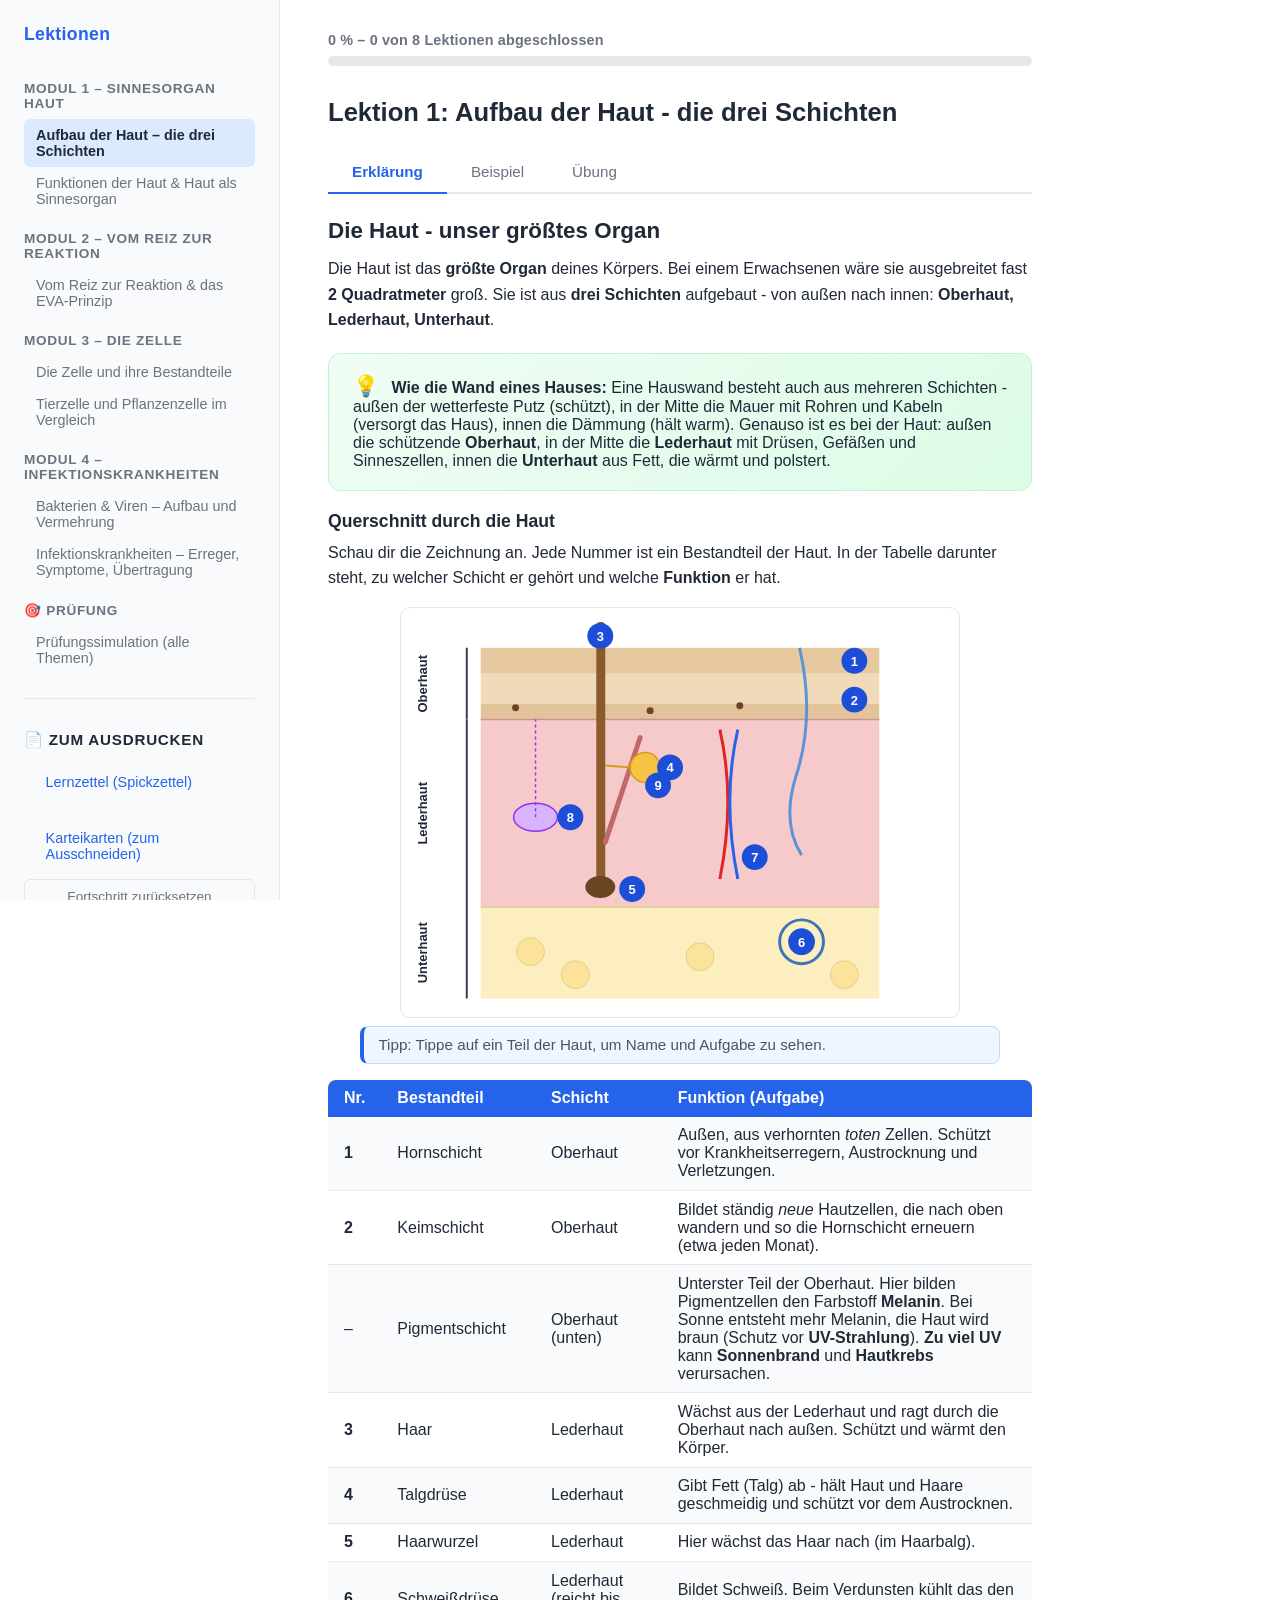
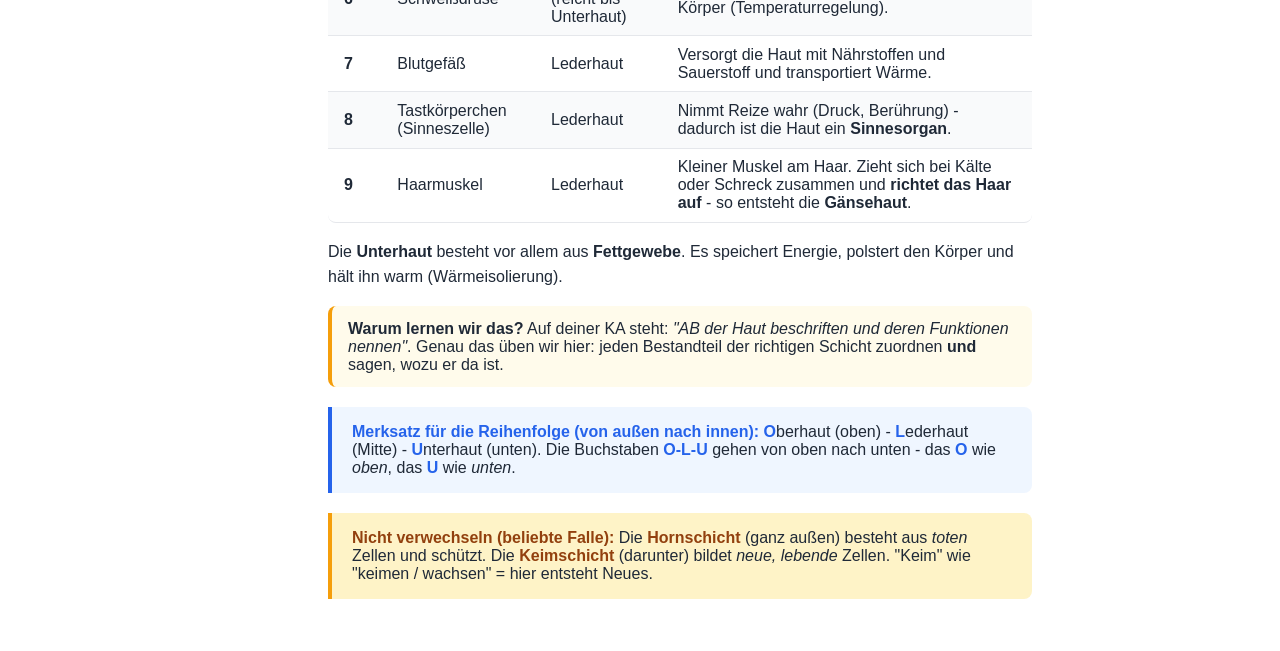
<file: index.html>
<!DOCTYPE html>
<html lang="de">
<head>
  <meta charset="UTF-8">
  <meta name="viewport" content="width=device-width, initial-scale=1.0">
  <title>Biologie – KA 2 (Haut, Reiz &amp; Reaktion, Zelle, Infektionskrankheiten)</title>
  <meta name="description" content="Lernprogramm für die Biologie-Klassenarbeit KA 2 (Klasse 8): Sinnesorgan Haut, Vom Reiz zur Reaktion, die Zelle, Infektionskrankheiten.">
  <link rel="stylesheet" href="css/style.css?v=4">
</head>
<body>
  <button class="menu-toggle" id="menu-toggle">&#9776;</button>
  <aside id="sidebar">
    <h2>Lektionen</h2>
    <div id="module-haut">
      <h3>Modul 1 – Sinnesorgan Haut</h3>
      <ul id="lesson-list-haut"></ul>
    </div>
    <div id="module-reiz">
      <h3>Modul 2 – Vom Reiz zur Reaktion</h3>
      <ul id="lesson-list-reiz"></ul>
    </div>
    <div id="module-zelle">
      <h3>Modul 3 – Die Zelle</h3>
      <ul id="lesson-list-zelle"></ul>
    </div>
    <div id="module-infektion">
      <h3>Modul 4 – Infektionskrankheiten</h3>
      <ul id="lesson-list-infektion"></ul>
    </div>
    <div id="module-pruefung">
      <h3>🎯 Prüfung</h3>
      <ul id="lesson-list-pruefung"></ul>
    </div>
    <div id="pdf-paket">
      <h3>📄 Zum Ausdrucken</h3>
      <ul class="pdf-links">
        <li><a href="pdf/lernzettel.html" target="_blank" rel="noopener">Lernzettel (Spickzettel)</a></li>
        <li><a href="pdf/karteikarten.html" target="_blank" rel="noopener">Karteikarten (zum Ausschneiden)</a></li>
      </ul>
    </div>
    <button id="reset-progress">Fortschritt zurücksetzen</button>
  </aside>
  <main id="content">
    <div id="progress-section">
      <div id="progress-label">0 % – 0 von 0 Lektionen abgeschlossen</div>
      <div id="progress-bar-container">
        <div id="progress-bar"></div>
      </div>
    </div>
    <div id="review-due"></div>
    <div id="lesson-container"></div>
  </main>
  <script src="js/progress.js?v=4"></script>
  <script src="js/exercises.js?v=4"></script>
  <script src="js/renderer.js?v=4"></script>
  <script src="js/interactive.js?v=4"></script>
  <script src="js/lessons-haut.js?v=4"></script>
  <script src="js/lessons-reiz.js?v=4"></script>
  <script src="js/lessons-zelle.js?v=4"></script>
  <script src="js/lessons-infektion.js?v=4"></script>
  <script src="js/lessons-pruefung.js?v=4"></script>
  <script src="js/app.js?v=4"></script>
</body>
</html>
</file>
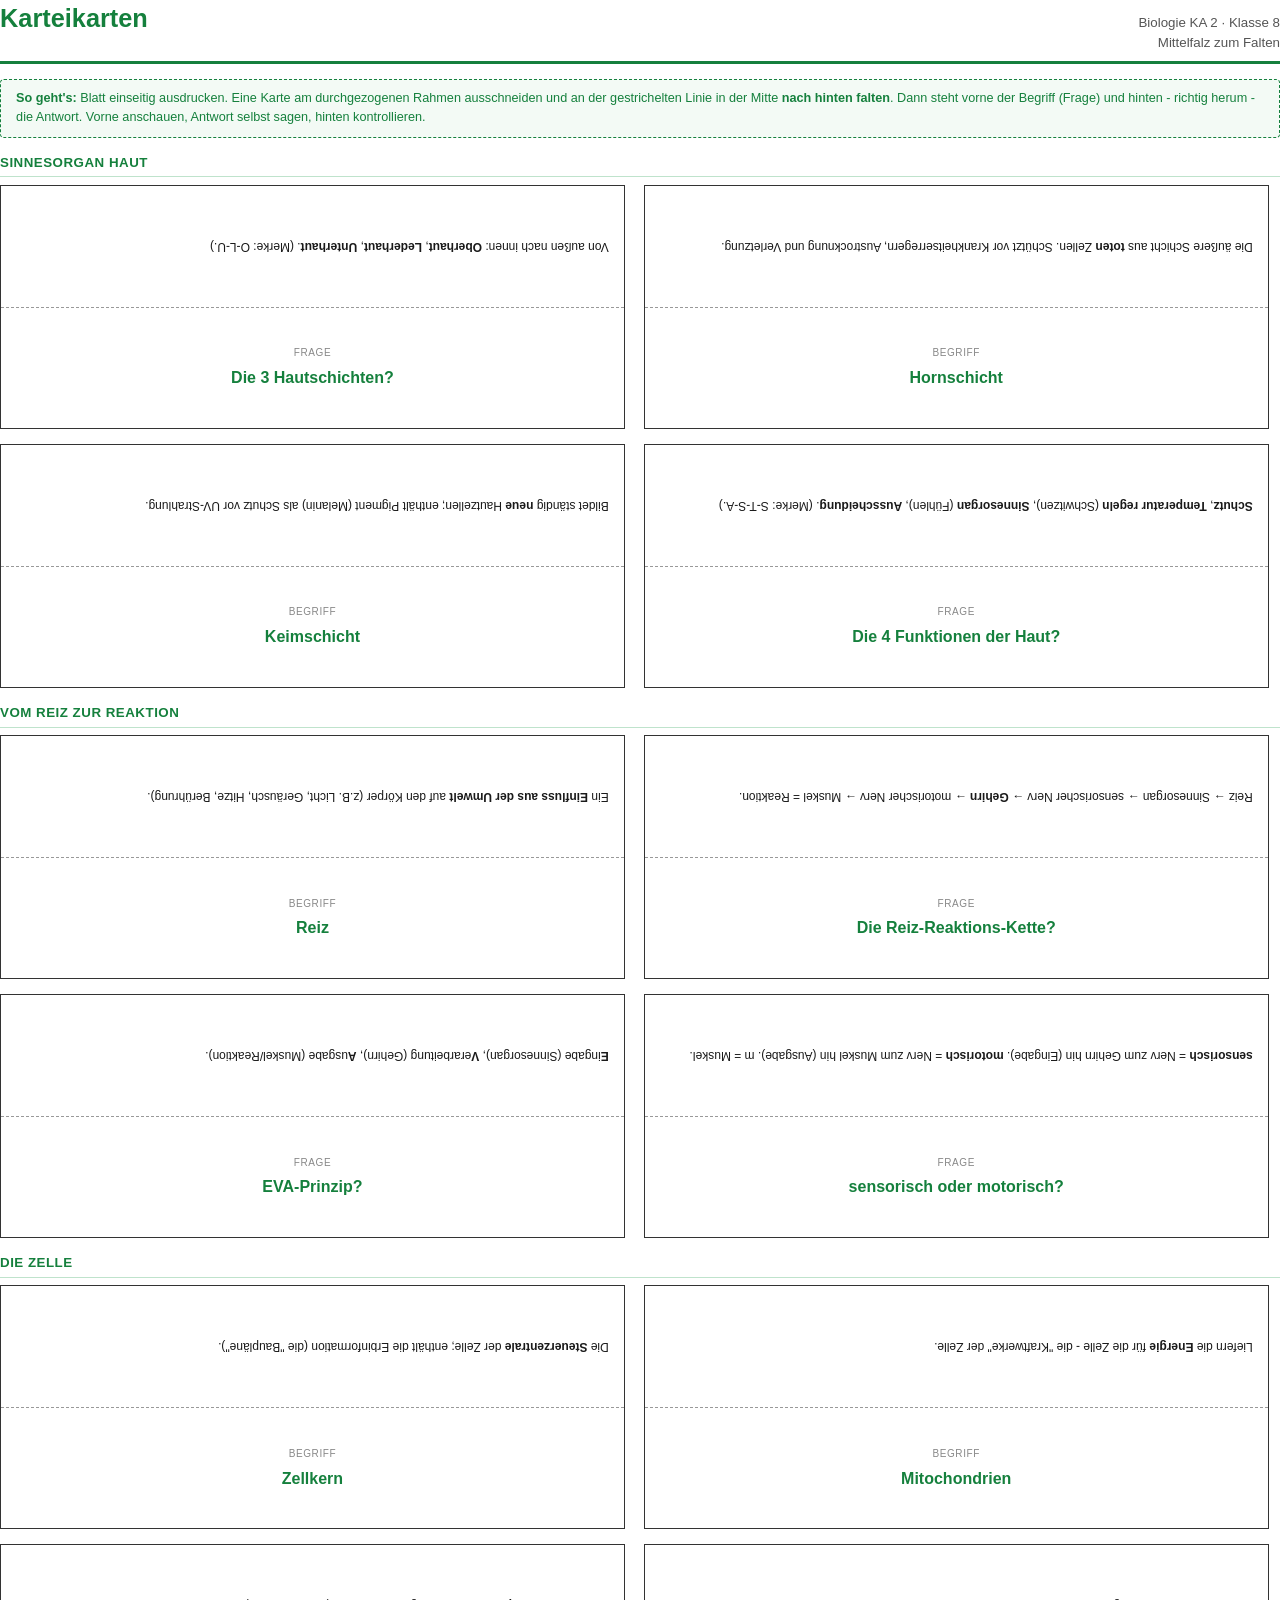
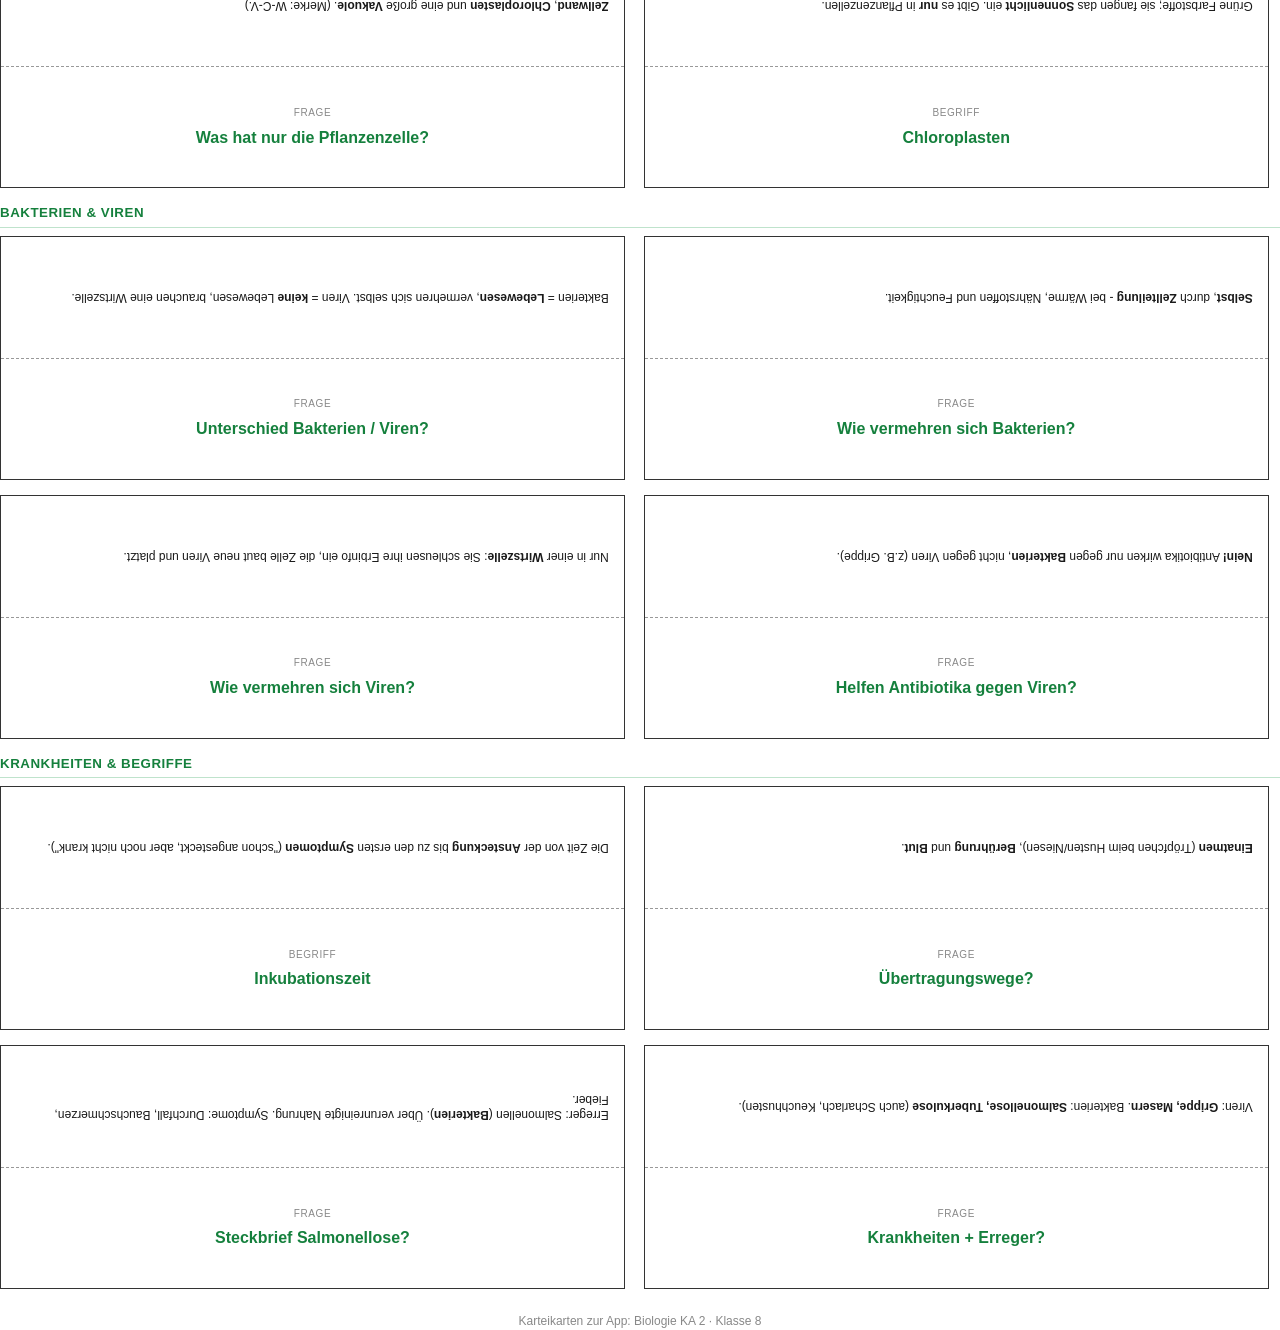
<file: pdf/karteikarten.html>
<!DOCTYPE html>
<html lang="de">
<head>
<meta charset="UTF-8">
<title>Karteikarten - Biologie KA 2</title>
<link rel="stylesheet" href="print.css">
<style>
  /* Mittelfalz-Karteikarten: einseitig drucken, ausschneiden, in der Mitte
     nach HINTEN falten. Begriff unten (vorne), Antwort oben kopfüber -
     nach dem Falten steht die Antwort hinten richtig herum. */
  .kopf { border-bottom-color: #15803d; }
  .kopf h1 { color: #15803d; }
  .anleitung {
    background: #f3faf5; border: 1px dashed #15803d; border-radius: 4px;
    padding: 2.5mm 4mm; font-size: 9.5pt; color: #15803d; margin-bottom: 4mm;
  }
  .gruppe-titel {
    font-size: 10pt; color: #15803d; font-weight: 700; text-transform: uppercase;
    letter-spacing: .5px; margin: 3mm 0 2mm; border-bottom: 1px solid #bfe3cc; padding-bottom: 1mm;
    break-after: avoid; page-break-after: avoid;
  }
  .reihe {
    display: flex; gap: 5mm; margin-bottom: 4mm;
    break-inside: avoid; page-break-inside: avoid;
  }
  .karte { width: calc(50% - 4mm); border: 1px solid #333; }
  .haelfte {
    height: 32mm; box-sizing: border-box; padding: 2.5mm 4mm; overflow: hidden;
    display: flex; flex-direction: column; justify-content: center;
  }
  .antwort { transform: rotate(180deg); font-size: 9pt; line-height: 1.3; }
  .begriff { border-top: 1.5px dashed #999; text-align: center; }
  .begriff .kategorie {
    font-size: 7.5pt; color: #888; text-transform: uppercase; letter-spacing: .6px; margin-bottom: 1.5mm;
  }
  .begriff .wort { font-weight: 700; font-size: 12pt; color: #15803d; }
</style>
</head>
<body>

<div class="kopf">
  <h1>Karteikarten</h1>
  <div class="meta">Biologie KA 2 &middot; Klasse 8<br>Mittelfalz zum Falten</div>
</div>

<div class="anleitung">
  <strong>So geht's:</strong> Blatt einseitig ausdrucken. Eine Karte am durchgezogenen Rahmen ausschneiden
  und an der gestrichelten Linie in der Mitte <strong>nach hinten falten</strong>. Dann steht vorne der
  Begriff (Frage) und hinten - richtig herum - die Antwort. Vorne anschauen, Antwort selbst sagen, hinten
  kontrollieren.
</div>

<div class="gruppe-titel">Sinnesorgan Haut</div>
<div class="reihe">
  <div class="karte">
    <div class="haelfte antwort"><div>Von außen nach innen: <strong>Oberhaut</strong>, <strong>Lederhaut</strong>,
      <strong>Unterhaut</strong>. (Merke: O-L-U.)</div></div>
    <div class="haelfte begriff"><div class="kategorie">Frage</div><div class="wort">Die 3 Hautschichten?</div></div>
  </div>
  <div class="karte">
    <div class="haelfte antwort"><div>Die äußere Schicht aus <strong>toten</strong> Zellen. Schützt vor
      Krankheitserregern, Austrocknung und Verletzung.</div></div>
    <div class="haelfte begriff"><div class="kategorie">Begriff</div><div class="wort">Hornschicht</div></div>
  </div>
</div>
<div class="reihe">
  <div class="karte">
    <div class="haelfte antwort"><div>Bildet ständig <strong>neue</strong> Hautzellen; enthält Pigment
      (Melanin) als Schutz vor UV-Strahlung.</div></div>
    <div class="haelfte begriff"><div class="kategorie">Begriff</div><div class="wort">Keimschicht</div></div>
  </div>
  <div class="karte">
    <div class="haelfte antwort"><div><strong>Schutz</strong>, <strong>Temperatur regeln</strong> (Schwitzen),
      <strong>Sinnesorgan</strong> (Fühlen), <strong>Ausscheidung</strong>. (Merke: S-T-S-A.)</div></div>
    <div class="haelfte begriff"><div class="kategorie">Frage</div><div class="wort">Die 4 Funktionen der Haut?</div></div>
  </div>
</div>

<div class="gruppe-titel">Vom Reiz zur Reaktion</div>
<div class="reihe">
  <div class="karte">
    <div class="haelfte antwort"><div>Ein <strong>Einfluss aus der Umwelt</strong> auf den Körper
      (z.B. Licht, Geräusch, Hitze, Berührung).</div></div>
    <div class="haelfte begriff"><div class="kategorie">Begriff</div><div class="wort">Reiz</div></div>
  </div>
  <div class="karte">
    <div class="haelfte antwort"><div>Reiz &rarr; Sinnesorgan &rarr; sensorischer Nerv &rarr;
      <strong>Gehirn</strong> &rarr; motorischer Nerv &rarr; Muskel = Reaktion.</div></div>
    <div class="haelfte begriff"><div class="kategorie">Frage</div><div class="wort">Die Reiz-Reaktions-Kette?</div></div>
  </div>
</div>
<div class="reihe">
  <div class="karte">
    <div class="haelfte antwort"><div><strong>E</strong>ingabe (Sinnesorgan), <strong>V</strong>erarbeitung
      (Gehirn), <strong>A</strong>usgabe (Muskel/Reaktion).</div></div>
    <div class="haelfte begriff"><div class="kategorie">Frage</div><div class="wort">EVA-Prinzip?</div></div>
  </div>
  <div class="karte">
    <div class="haelfte antwort"><div><strong>sensorisch</strong> = Nerv zum Gehirn hin (Eingabe).
      <strong>motorisch</strong> = Nerv zum Muskel hin (Ausgabe). m = Muskel.</div></div>
    <div class="haelfte begriff"><div class="kategorie">Frage</div><div class="wort">sensorisch oder motorisch?</div></div>
  </div>
</div>

<div class="gruppe-titel">Die Zelle</div>
<div class="reihe">
  <div class="karte">
    <div class="haelfte antwort"><div>Die <strong>Steuerzentrale</strong> der Zelle; enthält die
      Erbinformation (die "Baupläne").</div></div>
    <div class="haelfte begriff"><div class="kategorie">Begriff</div><div class="wort">Zellkern</div></div>
  </div>
  <div class="karte">
    <div class="haelfte antwort"><div>Liefern die <strong>Energie</strong> für die Zelle -
      die "Kraftwerke" der Zelle.</div></div>
    <div class="haelfte begriff"><div class="kategorie">Begriff</div><div class="wort">Mitochondrien</div></div>
  </div>
</div>
<div class="reihe">
  <div class="karte">
    <div class="haelfte antwort"><div><strong>Zellwand</strong>, <strong>Chloroplasten</strong> und
      eine große <strong>Vakuole</strong>. (Merke: W-C-V.)</div></div>
    <div class="haelfte begriff"><div class="kategorie">Frage</div><div class="wort">Was hat nur die Pflanzenzelle?</div></div>
  </div>
  <div class="karte">
    <div class="haelfte antwort"><div>Grüne Farbstoffe; sie fangen das <strong>Sonnenlicht</strong> ein.
      Gibt es <strong>nur</strong> in Pflanzenzellen.</div></div>
    <div class="haelfte begriff"><div class="kategorie">Begriff</div><div class="wort">Chloroplasten</div></div>
  </div>
</div>

<div class="gruppe-titel">Bakterien &amp; Viren</div>
<div class="reihe">
  <div class="karte">
    <div class="haelfte antwort"><div>Bakterien = <strong>Lebewesen</strong>, vermehren sich selbst.
      Viren = <strong>keine</strong> Lebewesen, brauchen eine Wirtszelle.</div></div>
    <div class="haelfte begriff"><div class="kategorie">Frage</div><div class="wort">Unterschied Bakterien / Viren?</div></div>
  </div>
  <div class="karte">
    <div class="haelfte antwort"><div><strong>Selbst</strong>, durch <strong>Zellteilung</strong> - bei
      Wärme, Nährstoffen und Feuchtigkeit.</div></div>
    <div class="haelfte begriff"><div class="kategorie">Frage</div><div class="wort">Wie vermehren sich Bakterien?</div></div>
  </div>
</div>
<div class="reihe">
  <div class="karte">
    <div class="haelfte antwort"><div>Nur in einer <strong>Wirtszelle</strong>: Sie schleusen ihre Erbinfo ein,
      die Zelle baut neue Viren und platzt.</div></div>
    <div class="haelfte begriff"><div class="kategorie">Frage</div><div class="wort">Wie vermehren sich Viren?</div></div>
  </div>
  <div class="karte">
    <div class="haelfte antwort"><div><strong>Nein!</strong> Antibiotika wirken nur gegen
      <strong>Bakterien</strong>, nicht gegen Viren (z.B. Grippe).</div></div>
    <div class="haelfte begriff"><div class="kategorie">Frage</div><div class="wort">Helfen Antibiotika gegen Viren?</div></div>
  </div>
</div>

<div class="gruppe-titel">Krankheiten &amp; Begriffe</div>
<div class="reihe">
  <div class="karte">
    <div class="haelfte antwort"><div>Die Zeit von der <strong>Ansteckung</strong> bis zu den ersten
      <strong>Symptomen</strong> ("schon angesteckt, aber noch nicht krank").</div></div>
    <div class="haelfte begriff"><div class="kategorie">Begriff</div><div class="wort">Inkubationszeit</div></div>
  </div>
  <div class="karte">
    <div class="haelfte antwort"><div><strong>Einatmen</strong> (Tröpfchen beim Husten/Niesen),
      <strong>Berührung</strong> und <strong>Blut</strong>.</div></div>
    <div class="haelfte begriff"><div class="kategorie">Frage</div><div class="wort">Übertragungswege?</div></div>
  </div>
</div>
<div class="reihe">
  <div class="karte">
    <div class="haelfte antwort"><div>Erreger: Salmonellen (<strong>Bakterien</strong>). Über verunreinigte
      Nahrung. Symptome: Durchfall, Bauchschmerzen, Fieber.</div></div>
    <div class="haelfte begriff"><div class="kategorie">Frage</div><div class="wort">Steckbrief Salmonellose?</div></div>
  </div>
  <div class="karte">
    <div class="haelfte antwort"><div>Viren: <strong>Grippe, Masern</strong>. Bakterien:
      <strong>Salmonellose, Tuberkulose</strong> (auch Scharlach, Keuchhusten).</div></div>
    <div class="haelfte begriff"><div class="kategorie">Frage</div><div class="wort">Krankheiten + Erreger?</div></div>
  </div>
</div>

<div class="fuss">Karteikarten zur App: Biologie KA 2 &middot; Klasse 8</div>

</body>
</html>
</file>
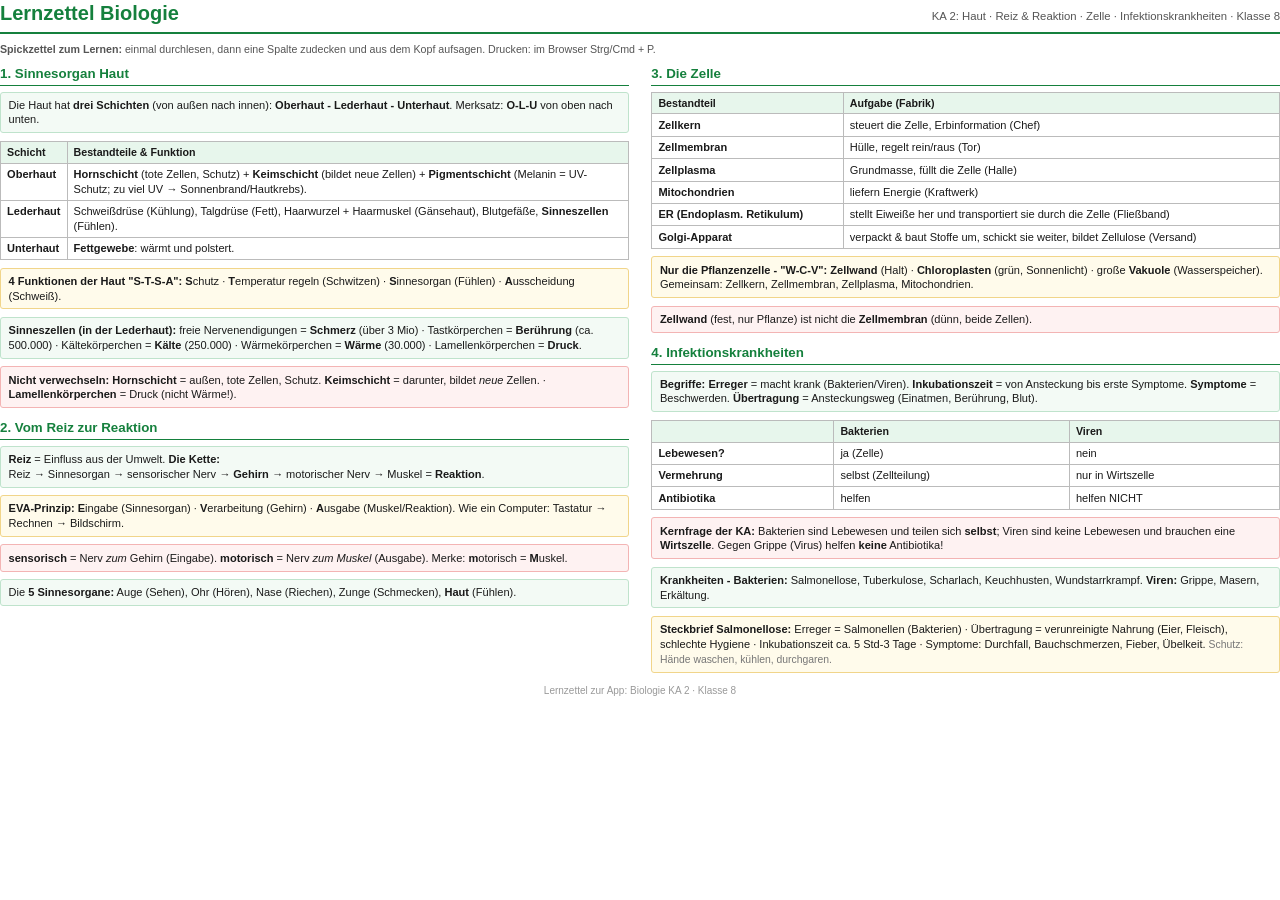
<file: pdf/lernzettel.html>
<!DOCTYPE html>
<html lang="de">
<head>
<meta charset="UTF-8">
<title>Lernzettel - Biologie KA 2</title>
<style>
  /* Kompaktes Spickzettel-Druck-Layout: A4, zweispaltig, dichte Abstände.
     Ziel: alles auf möglichst wenige Seiten, ohne zerrissene Tabellen/Kästen. */
  @page { size: A4; margin: 8mm 9mm; }
  * { box-sizing: border-box; }
  body {
    font-family: "Helvetica Neue", Arial, sans-serif;
    color: #1a1a1a; font-size: 9pt; line-height: 1.32; margin: 0;
  }
  .kopf {
    display: flex; justify-content: space-between; align-items: baseline;
    border-bottom: 2.5px solid #15803d; padding-bottom: 1.5mm; margin-bottom: 2mm;
  }
  .kopf h1 { font-size: 15pt; color: #15803d; margin: 0; }
  .kopf .meta { font-size: 8.5pt; color: #555; text-align: right; }
  .intro { font-size: 8pt; color: #555; margin: 0 0 2.5mm; }
  .fuss { margin-top: 3mm; font-size: 7.5pt; color: #999; text-align: center; }
  .cols { column-count: 2; column-gap: 6mm; }
  h2 {
    font-size: 10pt; color: #15803d; margin: 0 0 1.5mm;
    border-bottom: 1.2px solid #15803d; padding-bottom: 0.6mm;
    break-after: avoid; break-inside: avoid;
  }
  h2:not(:first-child) { margin-top: 3mm; }
  h3 { font-size: 9pt; margin: 2mm 0 1mm; break-after: avoid; }
  table {
    width: 100%; border-collapse: collapse; margin: 0 0 2mm; font-size: 8.3pt;
    break-inside: avoid;
  }
  th, td { border: 0.5px solid #bbb; padding: 0.9mm 1.6mm; text-align: left; vertical-align: top; }
  th { background: #e7f6ec; font-size: 8pt; }
  td.en { font-weight: 700; white-space: nowrap; }
  .box {
    border: 0.6px solid #ccc; border-radius: 3px; padding: 1.4mm 2mm;
    margin: 0 0 2mm; font-size: 8.3pt; break-inside: avoid;
  }
  .box-rule { background: #f3faf5; border-color: #bfe3cc; }
  .box-tip  { background: #fffbeb; border-color: #f1d58a; }
  .box-warn { background: #fef2f2; border-color: #f3b4b4; }
  .box ul { margin: 0.8mm 0 0; padding-left: 4.5mm; }
  .box li { margin-bottom: 0.4mm; }
  .beispiel { font-style: italic; color: #15803d; }
  .hinweis { font-size: 7.8pt; color: #777; }
</style>
</head>
<body>

<div class="kopf">
  <h1>Lernzettel Biologie</h1>
  <div class="meta">KA 2: Haut &middot; Reiz &amp; Reaktion &middot; Zelle &middot; Infektionskrankheiten &middot; Klasse 8</div>
</div>
<p class="intro"><strong>Spickzettel zum Lernen:</strong> einmal durchlesen, dann eine Spalte zudecken und
aus dem Kopf aufsagen. Drucken: im Browser Strg/Cmd + P.</p>

<div class="cols">

  <h2>1. Sinnesorgan Haut</h2>
  <div class="box box-rule">
    Die Haut hat <strong>drei Schichten</strong> (von außen nach innen): <strong>Oberhaut - Lederhaut - Unterhaut</strong>.
    Merksatz: <strong>O-L-U</strong> von oben nach unten.
  </div>
  <table>
    <tr><th>Schicht</th><th>Bestandteile &amp; Funktion</th></tr>
    <tr><td class="en">Oberhaut</td><td><strong>Hornschicht</strong> (tote Zellen, Schutz) + <strong>Keimschicht</strong> (bildet neue Zellen) + <strong>Pigmentschicht</strong> (Melanin = UV-Schutz; zu viel UV &rarr; Sonnenbrand/Hautkrebs).</td></tr>
    <tr><td class="en">Lederhaut</td><td>Schweißdrüse (Kühlung), Talgdrüse (Fett), Haarwurzel + Haarmuskel (Gänsehaut), Blutgefäße, <strong>Sinneszellen</strong> (Fühlen).</td></tr>
    <tr><td class="en">Unterhaut</td><td><strong>Fettgewebe</strong>: wärmt und polstert.</td></tr>
  </table>
  <div class="box box-tip">
    <strong>4 Funktionen der Haut "S-T-S-A":</strong> <strong>S</strong>chutz &middot;
    <strong>T</strong>emperatur regeln (Schwitzen) &middot; <strong>S</strong>innesorgan (Fühlen) &middot;
    <strong>A</strong>usscheidung (Schweiß).
  </div>
  <div class="box box-rule">
    <strong>Sinneszellen (in der Lederhaut):</strong> freie Nervenendigungen = <strong>Schmerz</strong> (über 3 Mio) &middot;
    Tastkörperchen = <strong>Berührung</strong> (ca. 500.000) &middot; Kältekörperchen = <strong>Kälte</strong> (250.000) &middot;
    Wärmekörperchen = <strong>Wärme</strong> (30.000) &middot; Lamellenkörperchen = <strong>Druck</strong>.
  </div>
  <div class="box box-warn">
    <strong>Nicht verwechseln:</strong> <strong>Hornschicht</strong> = außen, tote Zellen, Schutz.
    <strong>Keimschicht</strong> = darunter, bildet <em>neue</em> Zellen. &middot;
    <strong>Lamellenkörperchen</strong> = Druck (nicht Wärme!).
  </div>

  <h2>2. Vom Reiz zur Reaktion</h2>
  <div class="box box-rule">
    <strong>Reiz</strong> = Einfluss aus der Umwelt. <strong>Die Kette:</strong><br>
    Reiz &rarr; Sinnesorgan &rarr; sensorischer Nerv &rarr; <strong>Gehirn</strong> &rarr;
    motorischer Nerv &rarr; Muskel = <strong>Reaktion</strong>.
  </div>
  <div class="box box-tip">
    <strong>EVA-Prinzip:</strong> <strong>E</strong>ingabe (Sinnesorgan) &middot;
    <strong>V</strong>erarbeitung (Gehirn) &middot; <strong>A</strong>usgabe (Muskel/Reaktion).
    Wie ein Computer: Tastatur &rarr; Rechnen &rarr; Bildschirm.
  </div>
  <div class="box box-warn">
    <strong>sensorisch</strong> = Nerv <em>zum</em> Gehirn (Eingabe). <strong>motorisch</strong> = Nerv
    <em>zum Muskel</em> (Ausgabe). Merke: <strong>m</strong>otorisch = <strong>M</strong>uskel.
  </div>
  <div class="box box-rule">
    Die <strong>5 Sinnesorgane:</strong> Auge (Sehen), Ohr (Hören), Nase (Riechen), Zunge (Schmecken),
    <strong>Haut</strong> (Fühlen).
  </div>

  <h2>3. Die Zelle</h2>
  <table>
    <tr><th>Bestandteil</th><th>Aufgabe (Fabrik)</th></tr>
    <tr><td class="en">Zellkern</td><td>steuert die Zelle, Erbinformation (Chef)</td></tr>
    <tr><td class="en">Zellmembran</td><td>Hülle, regelt rein/raus (Tor)</td></tr>
    <tr><td class="en">Zellplasma</td><td>Grundmasse, füllt die Zelle (Halle)</td></tr>
    <tr><td class="en">Mitochondrien</td><td>liefern Energie (Kraftwerk)</td></tr>
    <tr><td class="en" style="white-space:normal">ER (Endoplasm. Retikulum)</td><td>stellt Eiweiße her und transportiert sie durch die Zelle (Fließband)</td></tr>
    <tr><td class="en">Golgi-Apparat</td><td>verpackt &amp; baut Stoffe um, schickt sie weiter, bildet Zellulose (Versand)</td></tr>
  </table>
  <div class="box box-tip">
    <strong>Nur die Pflanzenzelle - "W-C-V":</strong> <strong>Zellwand</strong> (Halt) &middot;
    <strong>Chloroplasten</strong> (grün, Sonnenlicht) &middot; große <strong>Vakuole</strong> (Wasserspeicher).
    <br>Gemeinsam: Zellkern, Zellmembran, Zellplasma, Mitochondrien.
  </div>
  <div class="box box-warn">
    <strong>Zellwand</strong> (fest, nur Pflanze) ist nicht die <strong>Zellmembran</strong> (dünn, beide Zellen).
  </div>

  <h2>4. Infektionskrankheiten</h2>
  <div class="box box-rule">
    <strong>Begriffe:</strong> <strong>Erreger</strong> = macht krank (Bakterien/Viren). <strong>Inkubationszeit</strong>
    = von Ansteckung bis erste Symptome. <strong>Symptome</strong> = Beschwerden. <strong>Übertragung</strong> =
    Ansteckungsweg (Einatmen, Berührung, Blut).
  </div>
  <table>
    <tr><th></th><th>Bakterien</th><th>Viren</th></tr>
    <tr><td class="en">Lebewesen?</td><td>ja (Zelle)</td><td>nein</td></tr>
    <tr><td class="en">Vermehrung</td><td>selbst (Zellteilung)</td><td>nur in Wirtszelle</td></tr>
    <tr><td class="en">Antibiotika</td><td>helfen</td><td>helfen NICHT</td></tr>
  </table>
  <div class="box box-warn">
    <strong>Kernfrage der KA:</strong> Bakterien sind Lebewesen und teilen sich <strong>selbst</strong>; Viren sind
    keine Lebewesen und brauchen eine <strong>Wirtszelle</strong>. Gegen Grippe (Virus) helfen <strong>keine</strong> Antibiotika!
  </div>
  <div class="box box-rule">
    <strong>Krankheiten - Bakterien:</strong> Salmonellose, Tuberkulose, Scharlach, Keuchhusten, Wundstarrkrampf.
    <strong>Viren:</strong> Grippe, Masern, Erkältung.
  </div>
  <div class="box box-tip">
    <strong>Steckbrief Salmonellose:</strong> Erreger = Salmonellen (Bakterien) &middot; Übertragung = verunreinigte
    Nahrung (Eier, Fleisch), schlechte Hygiene &middot; Inkubationszeit ca. 5 Std-3 Tage &middot; Symptome:
    Durchfall, Bauchschmerzen, Fieber, Übelkeit. <span class="hinweis">Schutz: Hände waschen, kühlen, durchgaren.</span>
  </div>

</div>

<div class="fuss">Lernzettel zur App: Biologie KA 2 &middot; Klasse 8</div>

</body>
</html>
</file>
<file: css/style.css>
/* === CSS-Variablen === */
:root {
  --accent: #2563EB;
  --accent-light: #DBEAFE;
  --success: #16A34A;
  --error: #DC2626;
  --text: #1F2937;
  --text-light: #6B7280;
  --bg: #FFFFFF;
  --sidebar-bg: #F9FAFB;
  --border: #E5E7EB;
  --sidebar-width: 280px;
  --signal-high: #16A34A;
  --signal-low: #9CA3AF;
  --signal-carry: #F59E0B;
  --signal-active: #2563EB;
}

/* === Reset === */
*,
*::before,
*::after {
  box-sizing: border-box;
  margin: 0;
  padding: 0;
}

/* === Body: CSS Grid Layout === */
body {
  display: grid;
  grid-template-columns: var(--sidebar-width) 1fr;
  min-height: 100vh;
  font-family: -apple-system, BlinkMacSystemFont, "Segoe UI", Roboto,
    "Helvetica Neue", Arial, sans-serif;
  color: var(--text);
  background: var(--bg);
}

/* === Sidebar === */
#sidebar {
  display: flex;
  flex-direction: column;
  background: var(--sidebar-bg);
  border-right: 1px solid var(--border);
  padding: 1.5rem;
  position: sticky;
  top: 0;
  height: 100vh;
  overflow-y: auto;
}

#sidebar h2 {
  font-size: 1.1rem;
  color: var(--accent);
  margin-bottom: 1.25rem;
  letter-spacing: 0.02em;
}

#sidebar h3 {
  font-size: 0.85rem;
  color: var(--text-light);
  text-transform: uppercase;
  letter-spacing: 0.05em;
  margin-bottom: 0.5rem;
  margin-top: 1rem;
}

#sidebar ul {
  list-style: none;
}

#sidebar li {
  padding: 0.5rem 0.75rem;
  border-radius: 6px;
  cursor: pointer;
  font-size: 0.9rem;
  color: var(--text);
  transition: background 0.15s ease;
}

#sidebar li:hover {
  background: var(--accent-light);
}

#sidebar li.active {
  background: var(--accent-light);
  color: var(--accent);
  font-weight: 600;
}

#sidebar li.completed {
  color: var(--success);
}

#sidebar li.in-progress {
  color: var(--text);
}

#sidebar li.not-started {
  color: var(--text-light);
}

/* Reset-Button: wird durch flex + margin-top:auto nach unten gedrückt */
#reset-progress {
  margin-top: auto;
  padding: 0.6rem 1rem;
  background: none;
  border: 1px solid var(--border);
  border-radius: 6px;
  color: var(--text-light);
  font-size: 0.85rem;
  cursor: pointer;
  transition: background 0.15s ease, color 0.15s ease;
}

#reset-progress:hover {
  background: var(--error);
  color: #fff;
  border-color: var(--error);
}

/* === Hauptinhalt === */
#content {
  padding: 2rem 3rem;
  max-width: 800px;
}

/* === Fortschrittsbalken === */
#progress-section {
  margin-bottom: 2rem;
}

#progress-label {
  font-size: 0.9rem;
  font-weight: 600;
  color: var(--text-light);
  margin-bottom: 0.5rem;
  letter-spacing: 0.01em;
}

#progress-bar-container {
  height: 10px;
  background: #E5E7EB;
  border-radius: 5px;
  overflow: hidden;
}

#progress-bar {
  height: 100%;
  background: var(--accent);
  border-radius: 5px;
  width: 0%;
  transition: width 0.4s ease;
}

/* === Spaced Repetition: "Heute faellig"-Sektion === */
#review-due {
  margin-bottom: 2rem;
}

.review-due-card {
  border: 1px solid #FCD34D;
  background: #FFFBEB;
  border-left: 4px solid #F59E0B;
  border-radius: 8px;
  padding: 1rem 1.25rem;
}

.review-due-head {
  font-size: 1rem;
  font-weight: 700;
  color: #92400E;
  display: flex;
  align-items: center;
  gap: 0.5rem;
}

.review-due-icon {
  display: inline-block;
  font-size: 1.1rem;
  color: #B45309;
}

.review-due-hint {
  font-size: 0.85rem;
  color: var(--text-light);
  margin: 0.4rem 0 0.8rem;
}

.review-due-list {
  display: flex;
  flex-wrap: wrap;
  gap: 0.5rem;
}

.review-due-btn {
  background: var(--bg);
  border: 1px solid #FCD34D;
  border-radius: 6px;
  padding: 0.5rem 0.75rem;
  font-size: 0.9rem;
  color: var(--text);
  cursor: pointer;
  text-align: left;
  transition: background 0.15s ease, border-color 0.15s ease;
  /* Touch-freundliche Mindesthoehe */
  min-height: 44px;
}

.review-due-btn:hover {
  background: #FEF3C7;
  border-color: #F59E0B;
}

.review-due-num {
  font-weight: 600;
  color: #B45309;
}

.review-due-box {
  display: inline-block;
  margin-left: 0.35rem;
  font-size: 0.72rem;
  font-weight: 600;
  color: #92400E;
  background: #FEF3C7;
  border-radius: 999px;
  padding: 0.1rem 0.5rem;
  vertical-align: middle;
}

/* Sidebar-Badge an faelliger Lektion */
.review-badge {
  margin-left: 0.4rem;
  font-size: 0.85rem;
  color: #B45309;
  font-weight: 700;
}

#sidebar li.review-due-item {
  font-weight: 600;
}

/* === Selbst-Check nach Lektionsabschluss (Assessment-Prompt) === */
.self-check {
  margin-top: 2rem;
  padding: 1.25rem;
  border: 1px solid var(--border);
  border-left: 4px solid var(--accent);
  border-radius: 8px;
  background: var(--accent-light);
}

.self-check-head {
  font-size: 1.05rem;
  font-weight: 700;
  color: var(--text);
}

.self-check-hint {
  font-size: 0.85rem;
  color: var(--text-light);
  margin: 0.4rem 0 1rem;
}

.self-check-btns {
  display: flex;
  flex-wrap: wrap;
  gap: 0.6rem;
}

.self-check-btn {
  flex: 1 1 140px;
  display: flex;
  flex-direction: column;
  align-items: center;
  gap: 0.15rem;
  padding: 0.7rem 0.5rem;
  border: 2px solid var(--border);
  border-radius: 8px;
  background: var(--bg);
  cursor: pointer;
  transition: border-color 0.15s ease, background 0.15s ease, transform 0.05s ease;
  /* Touch-freundlich */
  min-height: 56px;
}

.self-check-btn:hover { transform: translateY(-1px); }
.self-check-btn:active { transform: translateY(0); }

.sc-label { font-weight: 700; font-size: 0.95rem; color: var(--text); }
.sc-sub { font-size: 0.75rem; color: var(--text-light); }

.self-check-low:hover    { border-color: #DC2626; background: #FEF2F2; }
.self-check-medium:hover { border-color: #F59E0B; background: #FFFBEB; }
.self-check-high:hover   { border-color: var(--success); background: #F0FDF4; }

.self-check-done {
  font-size: 0.95rem;
  font-weight: 600;
  color: var(--success);
}

.self-check-done .sc-box {
  color: var(--text-light);
  font-weight: 500;
}

/* === Übungs-Header (Übung X von Y) === */
.exercise-header {
  font-size: 0.9rem;
  font-weight: 600;
  color: var(--text-light);
  margin-top: 2rem;
  margin-bottom: 0.75rem;
  padding-bottom: 0.5rem;
  border-bottom: 1px solid var(--border);
  letter-spacing: 0.02em;
  transition: color 0.3s ease;
}

.exercise-header:first-of-type {
  margin-top: 0.5rem;
}

.exercise-header.completed {
  color: var(--success);
}

.exercise-header.completed::after {
  content: ' ✓';
  font-weight: 700;
}

/* === Typografie === */
h1 {
  font-size: 1.8rem;
  margin-bottom: 1rem;
  color: var(--text);
}

h2 {
  font-size: 1.4rem;
  margin-bottom: 0.75rem;
  color: var(--text);
}

h3 {
  font-size: 1.1rem;
  margin-bottom: 0.5rem;
  color: var(--text);
}

p {
  line-height: 1.6;
  margin-bottom: 1rem;
  color: var(--text);
}

/* === Phase Tabs === */
.phase-tabs {
  display: flex;
  gap: 0;
  border-bottom: 2px solid var(--border);
  margin-bottom: 1.5rem;
}

.phase-tab {
  padding: 0.75rem 1.5rem;
  border: none;
  background: none;
  cursor: pointer;
  font-size: 0.95rem;
  color: var(--text-light);
  border-bottom: 2px solid transparent;
  margin-bottom: -2px;
  transition: all 0.2s;
}

.phase-tab:hover {
  color: var(--text);
}

.phase-tab.active {
  color: var(--accent);
  border-bottom-color: var(--accent);
  font-weight: 600;
}

/* === Phasen === */
.phase {
  display: none;
  animation: fadeIn 0.3s ease;
}

.phase.active {
  display: block;
}

@keyframes fadeIn {
  from { opacity: 0; transform: translateY(5px); }
  to { opacity: 1; transform: translateY(0); }
}

/* === Beispiel-Schritte === */
.example-step {
  background: var(--sidebar-bg);
  border: 1px solid var(--border);
  border-radius: 8px;
  margin-bottom: 0.75rem;
  overflow: hidden;
}

.example-step summary {
  padding: 0.75rem 1rem;
  cursor: pointer;
  font-weight: 600;
  color: var(--text);
  list-style: none;
}

.example-step summary::before {
  content: '▶ ';
  font-size: 0.7rem;
  margin-right: 0.5rem;
  transition: transform 0.2s;
  display: inline-block;
}

.example-step[open] summary::before {
  transform: rotate(90deg);
}

.step-content {
  padding: 0.75rem 1rem;
  border-top: 1px solid var(--border);
}

/* === Lektion Titel === */
#lesson-container h1 {
  margin-bottom: 1.5rem;
  font-size: 1.6rem;
}

/* === Uebungen allgemein === */
.exercise-question {
  font-weight: 600;
  margin-bottom: 1rem;
  font-size: 1.05rem;
}

.exercise-feedback {
  margin-top: 1rem;
  padding: 0.75rem 1rem;
  border-radius: 8px;
  font-size: 0.9rem;
}

.exercise-feedback.correct {
  background: #DCFCE7;
  color: #166534;
  border: 1px solid #BBF7D0;
}

.exercise-feedback.incorrect {
  background: #FEF2F2;
  color: #991B1B;
  border: 1px solid #FECACA;
}

/* === Multiple Choice === */
.mc-options {
  display: flex;
  flex-direction: column;
  gap: 0.5rem;
}

.mc-option {
  padding: 0.75rem 1rem;
  border: 2px solid var(--border);
  border-radius: 8px;
  background: white;
  cursor: pointer;
  text-align: left;
  font-size: 0.95rem;
  transition: all 0.2s;
}

.mc-option:hover:not(:disabled) {
  border-color: var(--accent);
  background: var(--accent-light);
}

.mc-option.correct {
  border-color: var(--success);
  background: #DCFCE7;
  color: #166534;
}

.mc-option.incorrect {
  border-color: var(--error);
  background: #FEF2F2;
  color: #991B1B;
}

.mc-option:disabled {
  cursor: not-allowed;
  opacity: 0.7;
}

/* === Wahrheitstabelle === */
.truth-table {
  border-collapse: collapse;
  margin: 1rem 0;
}

.truth-table th,
.truth-table td {
  border: 1px solid var(--border);
  padding: 0.5rem 1rem;
  text-align: center;
  min-width: 50px;
}

.truth-table th {
  background: var(--sidebar-bg);
  font-weight: 600;
  font-size: 0.9rem;
}

.truth-table .input-col {
  background: var(--sidebar-bg);
  color: var(--text-light);
}

.truth-table .result-col {
  cursor: pointer;
  font-weight: 600;
  user-select: none;
  transition: all 0.15s;
}

.truth-table .result-col:hover {
  background: var(--accent-light);
}

.truth-table .result-col.correct {
  background: #DCFCE7;
  color: #166534;
}

.truth-table .result-col.incorrect {
  background: #FEF2F2;
  color: #991B1B;
}

.exercise-check-btn {
  margin-top: 1rem;
  padding: 0.6rem 1.5rem;
  background: var(--accent);
  color: white;
  border: none;
  border-radius: 6px;
  cursor: pointer;
  font-size: 0.95rem;
  transition: background 0.2s;
}

.exercise-check-btn:hover {
  background: #1D4ED8;
}

.exercise-check-btn:disabled {
  background: var(--text-light);
  cursor: not-allowed;
}

/* === Ausdruck-Eingabe === */
.expression-input-area {
  margin: 1rem 0;
}

.expression-field {
  width: 100%;
  padding: 0.75rem;
  font-family: 'Courier New', monospace;
  font-size: 1.1rem;
  border: 2px solid var(--border);
  border-radius: 6px;
  outline: none;
  transition: border-color 0.2s;
}

.expression-field:focus {
  border-color: var(--accent);
}

.symbol-buttons {
  display: flex;
  gap: 0.5rem;
  margin-top: 0.5rem;
  flex-wrap: wrap;
}

.symbol-btn {
  padding: 0.4rem 0.8rem;
  border: 1px solid var(--border);
  border-radius: 4px;
  background: var(--sidebar-bg);
  cursor: pointer;
  font-size: 1rem;
  font-family: 'Courier New', monospace;
  transition: all 0.15s;
}

.symbol-btn:hover {
  background: var(--accent-light);
  border-color: var(--accent);
}

/* === Zuordnung === */
.matching-area {
  display: grid;
  grid-template-columns: 1fr 1fr;
  gap: 2rem;
  margin: 1rem 0;
}

.match-item {
  padding: 0.75rem 1rem;
  border: 2px solid var(--border);
  border-radius: 8px;
  cursor: pointer;
  text-align: center;
  margin-bottom: 0.5rem;
  transition: all 0.2s;
  user-select: none;
}

.match-item:hover {
  border-color: var(--accent);
}

.match-item.selected {
  border-color: var(--accent);
  background: var(--accent-light);
  box-shadow: 0 0 0 2px var(--accent-light);
}

.match-item.matched {
  opacity: 0.9;
  color: white;
  font-weight: 600;
}

/* === Binaerrechnung === */
.binary-calc {
  display: inline-block;
  font-family: 'Courier New', monospace;
  font-size: 1.2rem;
  margin: 1rem 0;
}

.binary-row {
  display: flex;
  justify-content: flex-end;
  gap: 0.25rem;
  margin-bottom: 0.25rem;
}

.binary-cell {
  width: 2.5rem;
  height: 2.5rem;
  display: flex;
  align-items: center;
  justify-content: center;
  font-weight: 600;
}

.binary-input {
  width: 2.5rem;
  height: 2.5rem;
  text-align: center;
  font-family: 'Courier New', monospace;
  font-size: 1.2rem;
  font-weight: 600;
  border: 2px solid var(--border);
  border-radius: 6px;
  outline: none;
  transition: border-color 0.2s;
}

.binary-input:focus {
  border-color: var(--accent);
}

.binary-input.correct {
  border-color: var(--success);
  background: #DCFCE7;
}

.binary-input.incorrect {
  border-color: var(--error);
  background: #FEF2F2;
}

.binary-operator {
  font-size: 1.2rem;
  margin-right: 0.5rem;
}

.binary-divider {
  border-top: 2px solid var(--text);
  margin: 0.25rem 0;
}

.binary-label {
  font-size: 0.8rem;
  color: var(--text-light);
  margin-right: 0.5rem;
}

/* === Gatter-Symbole (IEC 60617-12) === */
.gate-symbol {
  display: inline-block;
  vertical-align: middle;
}

/* === Schaltungsdiagramme (Lektionen 13-17) === */
.circuit-diagram {
  display: block;
  width: 100%;
  max-width: 520px;
  height: auto;
  margin: 1rem auto;
  background: #fafbfc;
  border: 1px solid var(--border);
  border-radius: 8px;
  padding: 12px;
}
.cd-wire { stroke: #374151; stroke-width: 2; fill: none; }
.cd-gate { fill: #fff; stroke: #374151; stroke-width: 2; }
.cd-gate-text { text-anchor: middle; font-size: 14px; font-weight: bold; font-family: inherit; fill: #374151; }
.cd-label { font-size: 14px; font-weight: bold; font-family: inherit; fill: #374151; }
.cd-label-small { font-size: 12px; font-family: inherit; fill: #6B7280; }
.cd-junction { fill: #374151; }
.cd-block { fill: #DBEAFE; stroke: #374151; stroke-width: 2; }
.cd-block-text { text-anchor: middle; font-size: 15px; font-weight: bold; font-family: inherit; fill: #1F2937; }
.cd-neg { fill: #fff; stroke: #374151; stroke-width: 2; }
.cd-feedback { stroke: #2563EB; stroke-width: 2; stroke-dasharray: 6,3; fill: none; }

/* === Responsive: Tablet (< 1024px) === */
@media (max-width: 1024px) {
  body {
    grid-template-columns: 1fr;
  }

  #sidebar {
    position: fixed;
    /* Feste Breite noetig, weil die Grid-Spalte hier wegfaellt. Verstecken per
       transform: translateX(-100%) verdeckt IMMER exakt die eigene Breite -
       robuster als ein fester left-Wert (sonst lugt die Sidebar ueber den Inhalt). */
    width: var(--sidebar-width);
    left: 0;
    top: 0;
    z-index: 100;
    transform: translateX(-100%);
    transition: transform 0.3s;
    box-shadow: none;
  }

  #sidebar.open {
    transform: translateX(0);
    box-shadow: 2px 0 10px rgba(0,0,0,0.1);
  }

  #content {
    padding: 1rem 1.5rem;
  }

  /* Fortschritts-Label nicht unter den fixen Hamburger schieben */
  #progress-label {
    padding-left: 52px;
    min-height: 32px;
  }

  /* Hamburger Button */
  .menu-toggle {
    display: block;
  }
}

@media (min-width: 1025px) {
  .menu-toggle {
    display: none;
  }
}

.menu-toggle {
  position: fixed;
  top: 1rem;
  left: 1rem;
  z-index: 101;
  background: var(--accent);
  color: white;
  border: none;
  border-radius: 6px;
  width: 44px;
  height: 44px;
  font-size: 1.2rem;
  cursor: pointer;
  /* display wird allein ueber die Media-Queries gesteuert (<=1024 block, >=1025 none).
     Kein display hier, sonst ueberschreibt diese spaeter stehende Regel die Query. */
}

/* === Visualisierungen === */
.visual-container {
  margin: 1.5rem 0;
  text-align: center;
}

.visual-container .visual-label {
  font-size: 0.85rem;
  color: var(--text-light);
  margin-bottom: 0.5rem;
  text-align: center;
}

.gate-sim {
  display: inline-block;
  cursor: default;
}

.gate-sim .gate-input {
  cursor: pointer;
  transition: fill 0.15s;
}

.gate-sim .gate-input:hover {
  filter: brightness(1.2);
}

.gate-sim .wire-high {
  stroke: var(--signal-high);
}

.gate-sim .wire-low {
  stroke: var(--signal-low);
}

.gate-sim .signal-dot-high {
  fill: var(--signal-high);
}

.gate-sim .signal-dot-low {
  fill: var(--signal-low);
}

/* Circuit View */
.circuit-view {
  display: block;
  width: 100%;
  max-width: 520px;
  margin: 1rem auto;
  background: #fafbfc;
  border: 1px solid var(--border);
  border-radius: 8px;
  padding: 16px;
}

.circuit-view .gate-body {
  fill: white;
  stroke: var(--text);
  stroke-width: 2;
}

.circuit-view .gate-label {
  font-size: 10px;
  fill: var(--text-light);
  text-anchor: middle;
}

/* Verknüpfte Wahrheitstabelle */
.truth-table-linked {
  display: flex;
  gap: 24px;
  align-items: flex-start;
  flex-wrap: wrap;
}

.truth-table-linked .truth-table tr.highlighted {
  background: var(--accent-light);
  outline: 2px solid var(--accent);
  outline-offset: -1px;
}

.truth-table-linked .truth-table tr {
  cursor: pointer;
  transition: background 0.15s;
}

.truth-table-linked .truth-table tbody tr:hover {
  background: var(--accent-light);
}

/* Binäraddition Animation */
.binary-anim {
  font-family: 'Courier New', monospace;
  font-size: 1.3rem;
  line-height: 2;
  display: inline-block;
  text-align: right;
}

.binary-anim .carry-bit {
  color: var(--signal-carry);
  font-size: 0.9rem;
}

.binary-anim .active-col {
  background: var(--accent-light);
  padding: 2px 6px;
  border-radius: 3px;
  color: var(--accent);
  font-weight: bold;
}

.binary-anim .result-bit {
  color: var(--signal-high);
}

.binary-anim-controls {
  display: flex;
  gap: 8px;
  justify-content: center;
  margin-top: 12px;
}

.binary-anim-controls button {
  padding: 6px 14px;
  border: 1px solid var(--border);
  border-radius: 4px;
  background: var(--sidebar-bg);
  cursor: pointer;
  font-size: 0.9rem;
  transition: all 0.15s;
}

.binary-anim-controls button:hover {
  background: var(--accent-light);
  border-color: var(--accent);
}

.binary-anim-controls .btn-primary {
  background: var(--accent);
  color: white;
  border-color: var(--accent);
}

.binary-anim-controls .btn-primary:hover {
  background: #1D4ED8;
}

.binary-anim-step-info {
  text-align: center;
  color: var(--accent);
  font-size: 0.85rem;
  margin-top: 8px;
}

/* Timing-Diagramm */
.timing-diagram {
  border-top: 1px solid var(--border);
  padding-top: 16px;
  margin-top: 16px;
}

.timing-diagram .timing-label {
  font-size: 12px;
  color: var(--text-light);
  font-weight: 600;
  margin-bottom: 8px;
}

/* Ausdrucksbaum */
.expression-tree-view {
  text-align: center;
  margin: 1rem 0;
}

.expression-tree-view .op-node {
  stroke-width: 2;
}

.expression-tree-view .op-not { fill: #FEF2F2; stroke: var(--error); }
.expression-tree-view .op-and { fill: #F0FDF4; stroke: var(--signal-high); }
.expression-tree-view .op-or  { fill: #EFF6FF; stroke: var(--accent); }
.expression-tree-view .op-text-not { fill: var(--error); }
.expression-tree-view .op-text-and { fill: var(--signal-high); }
.expression-tree-view .op-text-or  { fill: var(--accent); }

.expression-tree-view .op-hidden { fill: #FEF3C7; stroke: #F59E0B; stroke-dasharray: 4,3; }
.expression-tree-view .op-text-hidden { fill: #F59E0B; }

.expression-tree-view .var-node {
  fill: var(--sidebar-bg);
  stroke: var(--signal-low);
  stroke-width: 1.5;
}

.expression-tree-legend {
  display: flex;
  gap: 16px;
  justify-content: center;
  margin-top: 8px;
  font-size: 0.8rem;
}

/* DNF Highlighter */
.dnf-view {
  display: flex;
  gap: 32px;
  align-items: flex-start;
  flex-wrap: wrap;
}

.dnf-view .dnf-formula {
  font-family: 'Courier New', monospace;
  font-size: 1rem;
  line-height: 2.2;
}

.dnf-view .dnf-minterm {
  padding: 4px 8px;
  border-radius: 4px;
  font-weight: 500;
}

.dnf-view .dnf-rule {
  background: #FEF3C7;
  padding: 10px 14px;
  border-radius: 6px;
  font-size: 0.8rem;
  color: #92400E;
  margin-top: 12px;
}

/* Adder Simulation */
.adder-sim {
  text-align: center;
}

.adder-sim .bit-toggle {
  width: 48px;
  height: 32px;
  display: inline-flex;
  align-items: center;
  justify-content: center;
  border-radius: 4px;
  font-weight: bold;
  font-family: 'Courier New', monospace;
  cursor: pointer;
  color: white;
  transition: all 0.15s;
  border: none;
  font-size: 1rem;
}

.adder-sim .bit-toggle.high {
  background: var(--signal-high);
}

.adder-sim .bit-toggle.low {
  background: var(--signal-low);
}

.adder-sim .bit-toggle:hover {
  filter: brightness(1.15);
}

.adder-sim .adder-result {
  color: var(--signal-high);
  font-weight: 600;
  font-size: 0.9rem;
  margin-top: 8px;
}

/* Sandbox / Labor */
.sandbox-section {
  margin-bottom: 2.5rem;
  padding-bottom: 2rem;
  border-bottom: 1px solid var(--border);
}

.sandbox-section:last-child {
  border-bottom: none;
}

.sandbox-section h2 {
  font-size: 1.2rem;
  margin-bottom: 1rem;
  color: var(--accent);
}

.sandbox-section p {
  font-size: 0.9rem;
  color: var(--text-light);
  margin-bottom: 1rem;
}

.sandbox-controls {
  display: flex;
  gap: 8px;
  flex-wrap: wrap;
  margin-bottom: 1rem;
}

.sandbox-controls select,
.sandbox-controls input {
  padding: 6px 12px;
  border: 1px solid var(--border);
  border-radius: 4px;
  font-size: 0.9rem;
}

/* Labor-Eintrag in Sidebar */
#sidebar .lab-entry {
  margin-top: 1rem;
  padding: 0.6rem 0.75rem;
  border-radius: 6px;
  cursor: pointer;
  font-size: 0.9rem;
  color: var(--accent);
  font-weight: 600;
  border: 1px dashed var(--accent);
  text-align: center;
  transition: all 0.15s;
}

#sidebar .lab-entry:hover {
  background: var(--accent-light);
}

#sidebar .lab-entry.active {
  background: var(--accent-light);
  border-style: solid;
}

/* === C5: Netzwerk-Visualisierungen === */

/* IP-Converter */
.ip-converter {
  display: flex;
  flex-wrap: wrap;
  gap: 1.5rem;
  justify-content: center;
  align-items: flex-start;
}

.ip-converter .octet-group {
  display: flex;
  flex-direction: column;
  align-items: center;
  gap: 4px;
}

.ip-converter .octet-separator {
  font-size: 2rem;
  font-weight: bold;
  color: var(--text-light);
  align-self: center;
  padding-top: 1.5rem;
}

.ip-converter .place-values {
  display: flex;
  gap: 2px;
}

.ip-converter .place-values span {
  width: 32px;
  text-align: center;
  font-size: 10px;
  color: var(--text-light);
}

.ip-converter .bit-row {
  display: flex;
  gap: 2px;
}

.ip-converter .bit-btn {
  width: 32px;
  height: 32px;
  border: 2px solid var(--border);
  border-radius: 4px;
  font-family: monospace;
  font-size: 1rem;
  font-weight: bold;
  cursor: pointer;
  transition: background 0.15s, color 0.15s;
  display: flex;
  align-items: center;
  justify-content: center;
  min-width: 44px;
  min-height: 44px;
}

.ip-converter .bit-btn.high {
  background: var(--signal-high);
  color: white;
  border-color: var(--signal-high);
}

.ip-converter .bit-btn.low {
  background: var(--signal-low);
  color: white;
  border-color: var(--signal-low);
}

.ip-converter .octet-decimal input {
  width: 60px;
  text-align: center;
  font-size: 1.1rem;
  font-weight: bold;
  padding: 4px;
  border: 2px solid var(--border);
  border-radius: 4px;
  font-family: monospace;
}

.ip-converter .octet-decimal input:focus {
  border-color: var(--accent);
  outline: none;
}

.ip-converter .full-ip-display {
  width: 100%;
  text-align: center;
  font-family: monospace;
  font-size: 1.1rem;
  color: var(--text);
  margin-top: 0.5rem;
  padding: 8px;
  background: var(--sidebar-bg);
  border-radius: 6px;
}

/* Subnet-Calculator */
.subnet-calculator {
  max-width: 700px;
  margin: 0 auto;
}

.subnet-calculator .input-row {
  display: flex;
  gap: 0.5rem;
  align-items: center;
  flex-wrap: wrap;
  margin-bottom: 1rem;
}

.subnet-calculator .input-row label {
  font-weight: 600;
  min-width: 120px;
}

.subnet-calculator .octet-input {
  width: 55px;
  text-align: center;
  font-family: monospace;
  font-size: 1rem;
  padding: 6px 4px;
  border: 2px solid var(--border);
  border-radius: 4px;
}

.subnet-calculator .octet-input:focus {
  border-color: var(--accent);
  outline: none;
}

.subnet-calculator .octet-dot {
  font-weight: bold;
  font-size: 1.2rem;
}

.subnet-calculator .cidr-input {
  width: 50px;
  text-align: center;
  font-family: monospace;
  font-size: 1rem;
  padding: 6px 4px;
  border: 2px solid var(--border);
  border-radius: 4px;
}

.subnet-calculator .results {
  margin-top: 1rem;
}

.subnet-calculator .result-row {
  display: flex;
  gap: 0.5rem;
  align-items: baseline;
  padding: 6px 0;
  border-bottom: 1px solid var(--border);
}

.subnet-calculator .result-row:last-child {
  border-bottom: none;
}

.subnet-calculator .result-label {
  font-weight: 600;
  min-width: 140px;
  color: var(--text);
}

.subnet-calculator .result-value {
  font-family: monospace;
  font-size: 1rem;
}

.subnet-calculator .binary-display {
  margin-top: 1rem;
  font-family: monospace;
  font-size: 0.9rem;
  line-height: 1.8;
  background: var(--sidebar-bg);
  padding: 12px;
  border-radius: 6px;
  overflow-x: auto;
}

.subnet-calculator .net-part {
  color: var(--signal-high);
  font-weight: bold;
}

.subnet-calculator .host-part {
  color: var(--accent);
  font-weight: bold;
}

/* Subnetting-Visualizer */
.subnetting-viz {
  max-width: 700px;
  margin: 0 auto;
}

.subnetting-viz .controls {
  display: flex;
  gap: 1rem;
  align-items: center;
  margin-bottom: 1rem;
  flex-wrap: wrap;
}

.subnetting-viz .controls label {
  font-weight: 600;
}

.subnetting-viz .controls select {
  padding: 6px 12px;
  font-size: 1rem;
  border: 2px solid var(--border);
  border-radius: 4px;
  min-width: 80px;
}

.subnetting-viz .address-bar {
  width: 100%;
  height: 40px;
  display: flex;
  border-radius: 6px;
  overflow: hidden;
  border: 2px solid var(--border);
  margin-bottom: 1rem;
}

.subnetting-viz .subnet-segment {
  display: flex;
  align-items: center;
  justify-content: center;
  font-size: 0.75rem;
  font-weight: 600;
  color: white;
  transition: flex 0.3s;
  min-width: 0;
  overflow: hidden;
  text-overflow: ellipsis;
  white-space: nowrap;
  padding: 0 4px;
}

.subnetting-viz .subnet-details {
  display: grid;
  grid-template-columns: repeat(auto-fill, minmax(280px, 1fr));
  gap: 0.75rem;
}

.subnetting-viz .subnet-card {
  padding: 10px 14px;
  border-radius: 6px;
  border-left: 4px solid;
  background: var(--sidebar-bg);
  font-size: 0.85rem;
}

.subnetting-viz .subnet-card strong {
  display: block;
  margin-bottom: 4px;
}

.subnetting-viz .subnet-card code {
  font-family: monospace;
}

/* Network-Diagram */
.network-diagram {
  text-align: center;
}

.network-diagram svg {
  max-width: 100%;
  height: auto;
}

.network-diagram .device-label {
  font-size: 11px;
  fill: var(--text);
  text-anchor: middle;
  font-weight: 600;
}

.network-diagram .device-sublabel {
  font-size: 9px;
  fill: var(--text-light);
  text-anchor: middle;
}

.network-diagram .connection-line {
  stroke: var(--border);
  stroke-width: 2;
}

.network-diagram .device-icon {
  fill: white;
  stroke: var(--text);
  stroke-width: 1.5;
}

/* Network-Labeling Exercise */
.network-labeling .label-slot {
  cursor: pointer;
  fill: var(--accent-light);
  stroke: var(--accent);
  stroke-width: 1.5;
  rx: 4;
}

.network-labeling .label-slot:hover {
  fill: var(--accent);
  stroke: var(--accent);
}

.network-labeling .label-slot.assigned {
  fill: var(--accent);
}

.network-labeling .label-text {
  font-size: 10px;
  fill: var(--text);
  text-anchor: middle;
  pointer-events: none;
  font-weight: 600;
}

.network-labeling .label-text.assigned {
  fill: white;
}

.network-labeling .label-dropdown {
  position: absolute;
  background: white;
  border: 2px solid var(--accent);
  border-radius: 6px;
  box-shadow: 0 4px 12px rgba(0,0,0,0.15);
  z-index: 100;
  padding: 4px 0;
}

.network-labeling .label-dropdown div {
  padding: 8px 16px;
  cursor: pointer;
  font-size: 0.9rem;
  min-height: 44px;
  display: flex;
  align-items: center;
}

.network-labeling .label-dropdown div:hover {
  background: var(--accent-light);
}

/* Binary-Decimal Exercise */
.binary-decimal-exercise .round-display {
  text-align: center;
  margin: 1rem 0;
}

.binary-decimal-exercise .given-value {
  font-family: monospace;
  font-size: 1.5rem;
  font-weight: bold;
  color: var(--accent);
  margin: 0.5rem 0;
}

.binary-decimal-exercise .direction-hint {
  font-size: 0.9rem;
  color: var(--text-light);
  margin-bottom: 0.5rem;
}

.binary-decimal-exercise input {
  font-family: monospace;
  font-size: 1.2rem;
  text-align: center;
  width: 180px;
  padding: 8px;
  border: 2px solid var(--border);
  border-radius: 6px;
}

.binary-decimal-exercise input:focus {
  border-color: var(--accent);
  outline: none;
}

.binary-decimal-exercise .round-counter {
  font-size: 0.85rem;
  color: var(--text-light);
  margin-bottom: 0.5rem;
}

/* Subnet Exercise */
.subnet-exercise .field-row {
  display: flex;
  gap: 0.5rem;
  align-items: center;
  margin: 0.5rem 0;
  flex-wrap: wrap;
}

.subnet-exercise .field-row label {
  font-weight: 600;
  min-width: 140px;
}

.subnet-exercise .field-row input {
  font-family: monospace;
  font-size: 1rem;
  padding: 6px 8px;
  border: 2px solid var(--border);
  border-radius: 4px;
  width: 180px;
}

.subnet-exercise .field-row input:focus {
  border-color: var(--accent);
  outline: none;
}

.subnet-exercise .field-row .field-feedback {
  font-size: 0.85rem;
  font-weight: 600;
}

.subnet-exercise .field-row .field-feedback.correct {
  color: var(--success);
}

.subnet-exercise .field-row .field-feedback.wrong {
  color: var(--error);
}

/* === Lernprogramm: Inhaltskarten & visuelle Trennung === */

.info-card {
  background: var(--sidebar-bg);
  border: 1px solid var(--border);
  border-radius: 12px;
  padding: 1.25rem 1.5rem;
  margin: 1.25rem 0;
}

.info-card h3 {
  margin-bottom: 0.75rem;
  font-size: 1.1rem;
  color: var(--text);
}

.info-card ul, .info-card ol {
  margin-left: 1.25rem;
}

.info-card li {
  margin-bottom: 0.35rem;
}

.tip-box {
  background: #EFF6FF;
  border-left: 4px solid var(--accent);
  border-radius: 0 8px 8px 0;
  padding: 1rem 1.25rem;
  margin: 1.25rem 0;
}

.tip-box strong {
  color: var(--accent);
}

.warning-box {
  background: #FEF3C7;
  border-left: 4px solid #F59E0B;
  border-radius: 0 8px 8px 0;
  padding: 1rem 1.25rem;
  margin: 1.25rem 0;
}

.warning-box strong {
  color: #92400E;
}

.code-card {
  background: #1E293B;
  color: #E2E8F0;
  border-radius: 10px;
  padding: 1.25rem 1.5rem;
  margin: 1.25rem 0;
  overflow-x: auto;
}

.code-card h4 {
  color: #94A3B8;
  font-size: 0.85rem;
  text-transform: uppercase;
  letter-spacing: 0.05em;
  margin-bottom: 0.75rem;
}

.code-card pre {
  margin: 0;
  background: none;
  border: none;
  padding: 0;
  font-size: 0.95rem;
  line-height: 1.6;
}

.code-card code {
  background: none;
  color: #E2E8F0;
  font-size: 0.95rem;
}

.code-card .comment { color: #6B7280; }
.code-card .keyword { color: #7DD3FC; }
.code-card .function { color: #FCD34D; }
.code-card .value { color: #86EFAC; }

.icon-table {
  width: 100%;
  border-collapse: separate;
  border-spacing: 0;
  margin: 1rem 0;
}

.icon-table th {
  background: var(--accent);
  color: white;
  padding: 0.6rem 1rem;
  text-align: left;
  font-weight: 600;
}

.icon-table th:first-child { border-radius: 8px 0 0 0; }
.icon-table th:last-child { border-radius: 0 8px 0 0; }

.icon-table td {
  padding: 0.6rem 1rem;
  border-bottom: 1px solid var(--border);
}

.icon-table tr:nth-child(even) td {
  background: var(--sidebar-bg);
}

.icon-table tr:last-child td:first-child { border-radius: 0 0 0 8px; }
.icon-table tr:last-child td:last-child { border-radius: 0 0 8px 0; }

.step-list {
  counter-reset: step-counter;
  list-style: none;
  margin: 1rem 0;
  padding: 0;
}

.step-list li {
  counter-increment: step-counter;
  display: flex;
  align-items: flex-start;
  gap: 0.75rem;
  margin-bottom: 0.75rem;
  padding: 0.5rem 0;
}

.step-list li::before {
  content: counter(step-counter);
  background: var(--accent);
  color: white;
  font-weight: 700;
  font-size: 0.85rem;
  width: 28px;
  height: 28px;
  min-width: 28px;
  border-radius: 50%;
  display: flex;
  align-items: center;
  justify-content: center;
}

.analogy-box {
  background: linear-gradient(135deg, #F0FDF4, #DCFCE7);
  border: 1px solid #BBF7D0;
  border-radius: 12px;
  padding: 1.25rem 1.5rem;
  margin: 1.25rem 0;
}

.analogy-box::before {
  content: '💡';
  font-size: 1.3rem;
  margin-right: 0.5rem;
}

.section-divider {
  border: none;
  height: 1px;
  background: var(--border);
  margin: 2rem 0;
}

/* === Ordering Exercise (Reihenfolge sortieren) === */
.exercise-ordering .ordering-list {
  list-style: none;
  padding: 0;
  margin: 1rem 0;
  counter-reset: ordering-counter;
}

.exercise-ordering .ordering-item {
  counter-increment: ordering-counter;
  display: flex;
  align-items: center;
  justify-content: space-between;
  padding: 0.75rem 1rem;
  border: 2px solid var(--border);
  border-radius: 8px;
  margin-bottom: 0.5rem;
  background: white;
  gap: 1rem;
  transition: border-color 0.15s, background 0.15s;
}

.exercise-ordering .ordering-item::before {
  content: counter(ordering-counter) ".";
  font-weight: 600;
  color: var(--text-light);
  min-width: 1.5rem;
  flex-shrink: 0;
}

.exercise-ordering .ordering-item:hover {
  border-color: var(--accent);
  background: var(--accent-light);
}

.exercise-ordering .ordering-text {
  flex: 1;
  font-size: 0.95rem;
  line-height: 1.4;
}

.exercise-ordering .ordering-buttons {
  display: flex;
  gap: 0.25rem;
  flex-shrink: 0;
}

.exercise-ordering .ordering-btn {
  width: 44px;
  height: 44px;
  border: 1px solid var(--border);
  border-radius: 6px;
  background: var(--sidebar-bg);
  cursor: pointer;
  font-size: 1.2rem;
  font-weight: bold;
  color: var(--text);
  transition: all 0.15s;
  display: inline-flex;
  align-items: center;
  justify-content: center;
}

.exercise-ordering .ordering-btn:hover:not(:disabled) {
  background: var(--accent);
  border-color: var(--accent);
  color: white;
}

.exercise-ordering .ordering-btn:disabled {
  opacity: 0.3;
  cursor: not-allowed;
}

/* === Praxis-Tab (Tab 4) === */
.praxis-aufgabe {
  background: linear-gradient(135deg, #fff7e6 0%, #ffeacc 100%);
  border-left: 4px solid #e6a700;
  padding: 1.25rem 1.5rem;
  border-radius: 8px;
  margin-bottom: 1.5rem;
}

.praxis-aufgabe h2 {
  margin-top: 0;
  color: #8a5a00;
}

.praxis-auftrag {
  font-size: 1.05rem;
  line-height: 1.6;
  margin: 0.75rem 0;
}

.praxis-auftrag ol,
.praxis-auftrag ul {
  padding-left: 1.75em;
  margin: 0.5rem 0;
}

.praxis-auftrag li {
  padding-left: 0.35em;
  margin-bottom: 0.35rem;
}

.praxis-auftrag li::marker {
  font-weight: bold;
  color: #6b4500;
}

.praxis-lernziel {
  margin-top: 1rem;
  padding-top: 0.75rem;
  border-top: 1px dashed #e6a700;
  color: #6b4500;
}

.praxis-block {
  margin: 1.5rem 0;
  padding: 1rem 1.25rem;
  background: var(--sidebar-bg);
  border: 1px solid var(--border);
  border-radius: 8px;
}

.praxis-block h3 {
  margin-top: 0;
}

/* Bauteile-Liste */
.bauteile-liste {
  list-style: none;
  padding: 0;
  margin: 0;
  display: grid;
  grid-template-columns: repeat(auto-fill, minmax(240px, 1fr));
  gap: 0.75rem;
}

.bauteil-card {
  background: white;
  border: 1px solid var(--border);
  border-radius: 6px;
  padding: 0.75rem 1rem;
  display: flex;
  flex-wrap: wrap;
  align-items: center;
  gap: 0.5rem;
}

.bauteil-anzahl {
  font-weight: 700;
  color: var(--accent);
  font-size: 1.1rem;
  min-width: 2rem;
}

.bauteil-name {
  flex: 1;
}

.bauteil-hinweis {
  font-size: 0.85rem;
  color: var(--text-light);
  flex-basis: 100%;
  padding-left: 2.5rem;
}

/* Anschluss */
.anschluss-svg {
  background: white;
  padding: 1rem;
  border-radius: 6px;
  text-align: center;
  margin-bottom: 1rem;
  border: 1px solid var(--border);
}

.anschluss-svg svg {
  max-width: 100%;
  height: auto;
}

.schaltbild-figur {
  margin: 0 0 1.25rem 0;
  padding: 0.75rem;
  background: white;
  border: 1px solid var(--border);
  border-radius: 6px;
}

.schaltbild-figur:last-child {
  margin-bottom: 0;
}

.schaltbild-figur figcaption {
  font-size: 0.95rem;
  color: var(--text-light);
  margin-bottom: 0.6rem;
  padding-bottom: 0.5rem;
  border-bottom: 1px solid var(--border);
}

.schaltbild-figur img {
  display: block;
  margin: 0 auto;
}

.anschluss-schritte {
  margin: 0;
  padding-left: 1.5rem;
  line-height: 1.7;
}

.anschluss-schritte li {
  margin-bottom: 0.5rem;
}

/* Code-Gerüst */
.code-geruest,
.code-loesung {
  background: #1e1e2e;
  color: #cdd6f4;
  padding: 1rem;
  border-radius: 6px;
  overflow-x: auto;
  font-family: 'Menlo', 'Monaco', 'Courier New', monospace;
  font-size: 0.9rem;
  line-height: 1.5;
}

.code-loesung {
  background: #1a3a1a;
  border-left: 4px solid #4caf50;
}

/* Lösungs-Tab (Tab 5) */
.teacher-badge {
  background: #fde8e8;
  border-left: 4px solid #d44;
  padding: 0.75rem 1rem;
  border-radius: 6px;
  margin-bottom: 1.5rem;
  font-size: 0.9rem;
}

.teacher-badge code {
  background: #fff;
  padding: 0.1rem 0.4rem;
  border-radius: 3px;
}

.fehler-liste li {
  margin-bottom: 0.4rem;
  line-height: 1.5;
}

/* Print-Stylesheet (für späteren AB-Export) */
@media print {
  .phase-tabs,
  #sidebar,
  #progress-section,
  .menu-toggle {
    display: none !important;
  }
  .phase {
    display: block !important;
    page-break-before: always;
  }
  .code-geruest,
  .code-loesung {
    background: #f5f5f5 !important;
    color: #000 !important;
    border: 1px solid #ccc;
  }
}

/* =====================================================================
   Englisch-KA4: Ergaenzungen fuer neue Uebungstypen + fehlende Klassen
   ===================================================================== */

/* why-context (amber) -- Motivation/Praxisbezug */
.why-context {
  background: #FFFBEB;
  border-left: 4px solid #F59E0B;
  padding: 0.85rem 1rem;
  border-radius: 8px;
  margin: 1rem 0;
}

/* reading-guide (grau) -- "So liest du das Visual/die Tabelle" */
.reading-guide {
  background: #F3F4F6;
  border-left: 4px solid #6B7280;
  padding: 0.85rem 1rem;
  border-radius: 8px;
  margin: 1rem 0;
}
.reading-guide ul { margin: 0.4rem 0 0; padding-left: 1.25rem; }
.reading-guide li { margin-bottom: 0.25rem; }

/* Anklickbare SVG-Grafiken: Teil antippen -> Name + Aufgabe in der Ablage */
.clickable-figure { margin: 1rem 0; }
.clickable-figure .bio-part { cursor: pointer; }
.clickable-figure .bio-part:hover { filter: brightness(1.07); }
.clickable-figure .bio-part.bio-active { filter: drop-shadow(0 0 4px #2563EB); }
.figure-readout {
  background: #eff6ff;
  border: 1px solid #bfdbfe;
  border-left: 4px solid #2563EB;
  border-radius: 8px;
  padding: 0.6rem 0.9rem;
  margin: 0.5rem auto 0;
  max-width: 640px;
  font-size: 0.95rem;
  color: #475569;
  min-height: 1.2em;
}
.figure-readout.filled { color: #1e3a8a; }

/* Intro-Text ueber den Uebungen */
.exercises-intro {
  background: var(--accent-light);
  border-radius: 8px;
  padding: 0.85rem 1rem;
  margin-bottom: 1.25rem;
  font-size: 0.95rem;
}

/* neutrales Feedback (z.B. Loesung gezeigt) */
.exercise-feedback.neutral {
  background: #F3F4F6;
  color: #374151;
  border: 1px solid #E5E7EB;
}

/* "Loesung zeigen"-Button: dezent, sekundaer */
.exercise-solve-btn {
  margin-top: 1rem;
  margin-left: 0.5rem;
  padding: 0.6rem 1.2rem;
  background: #fff;
  color: var(--accent);
  border: 1px solid var(--accent);
  border-radius: 6px;
  cursor: pointer;
  font-size: 0.95rem;
}
.exercise-solve-btn:hover { background: var(--accent-light); }

/* ---------------- Fill-in-blank (Lueckentext) ---------------- */
.exercise-fill .fill-text {
  font-size: 1.05rem;
  line-height: 2.4;
}
.fill-input {
  display: inline-block;
  min-width: 90px;
  padding: 0.3rem 0.5rem;
  margin: 0 2px;
  border: 2px solid var(--border);
  border-radius: 6px;
  font-size: 1rem;
  font-family: inherit;
  background: #fff;
}
.fill-input:focus { outline: none; border-color: var(--accent); }
.fill-input.correct { border-color: var(--success); background: #DCFCE7; }
.fill-input.incorrect { border-color: var(--error); background: #FEF2F2; }
.fill-input.revealed { border-color: #F59E0B; background: #FFFBEB; }
.fill-btn-row { display: flex; flex-wrap: wrap; gap: 0; align-items: center; }

/* ---------------- Free-text (Schreibaufgabe) ---------------- */
.freetext-area {
  width: 100%;
  padding: 0.8rem;
  border: 2px solid var(--border);
  border-radius: 8px;
  font-size: 1rem;
  font-family: inherit;
  line-height: 1.6;
  resize: vertical;
  margin-top: 0.5rem;
}
.freetext-area:focus { outline: none; border-color: var(--accent); }
.freetext-counter { font-size: 0.8rem; color: var(--text-light); margin: 0.3rem 0 0.5rem; }
.freetext-model {
  margin-top: 1rem;
  background: #F0FDF4;
  border: 1px solid #BBF7D0;
  border-radius: 8px;
  padding: 1rem;
}
.freetext-model-head { font-weight: 600; margin-bottom: 0.5rem; }
.freetext-model-text { line-height: 1.7; }
.freetext-model-hint { margin-top: 0.75rem; font-size: 0.88rem; color: var(--text-light); }
.freetext-selfcheck { margin-top: 1rem; }
.freetext-sc-head { font-weight: 600; margin-bottom: 0.5rem; }
.freetext-sc-btns { display: flex; gap: 0.6rem; flex-wrap: wrap; }
.freetext-sc-btn {
  padding: 0.6rem 1rem;
  min-height: 44px;
  border: 1px solid var(--border);
  border-radius: 8px;
  background: #fff;
  cursor: pointer;
  font-size: 0.95rem;
}
.freetext-sc-btn:hover { background: var(--sidebar-bg); }

/* PDF-Lernpaket-Links in der Sidebar */
#pdf-paket { margin-top: 1.5rem; padding-top: 1rem; border-top: 1px solid var(--border); }
#pdf-paket h3 { font-size: 0.95rem; color: var(--text); margin-bottom: 0.5rem; }
.pdf-links { list-style: none; padding: 0; margin: 0; }
.pdf-links li { margin: 0; }
.pdf-links a {
  display: block;
  padding: 0.55rem 0.6rem;
  color: var(--accent);
  text-decoration: none;
  font-size: 0.9rem;
  border-radius: 6px;
  min-height: 40px;
}
.pdf-links a:hover { background: var(--accent-light); }

/* Kleiner, abgesetzter Zusatz-/Erklaerungstext innerhalb von Erklaerungen und Tabellen */
.hinweis { color: #6b7280; font-size: 0.85em; }
</file>
<file: pdf/print.css>
/* Gemeinsames Druck-Stylesheet fuer das Englisch-KA4-Lernpaket.
   A4, klare Struktur, korrekte Umlaute, genug Schreibplatz. */

@page { size: A4; margin: 16mm 15mm; }

* { box-sizing: border-box; }

body {
  font-family: "Helvetica Neue", Arial, sans-serif;
  color: #1a1a1a;
  font-size: 11.5pt;
  line-height: 1.5;
  margin: 0;
}

h1 {
  font-size: 19pt;
  color: #1d4ed8;
  margin: 0 0 2mm;
}
h2 {
  font-size: 14pt;
  color: #1d4ed8;
  margin: 7mm 0 2mm;
  border-bottom: 2px solid #1d4ed8;
  padding-bottom: 1mm;
}
h3 { font-size: 12pt; margin: 4mm 0 1.5mm; }

.kopf {
  display: flex;
  justify-content: space-between;
  align-items: baseline;
  border-bottom: 3px solid #1d4ed8;
  padding-bottom: 2mm;
  margin-bottom: 4mm;
}
.kopf .meta { font-size: 10pt; color: #555; text-align: right; }

.intro { font-size: 10.5pt; color: #333; margin-bottom: 4mm; }

.name-zeile {
  font-size: 10.5pt;
  margin-bottom: 4mm;
  color: #333;
}

/* Tabellen */
table { width: 100%; border-collapse: collapse; margin: 2mm 0 4mm; }
th, td { border: 1px solid #bbb; padding: 2mm 3mm; text-align: left; vertical-align: top; }
th { background: #e8eefc; font-size: 10.5pt; }
td.en { font-weight: 600; width: 42%; }
td.de { width: 46%; }
td.chk { width: 12%; text-align: center; color: #999; }

/* Vokabel-Lernblatt: Falt-/Abdeck-Hinweis */
.fold-hint {
  font-size: 9.5pt; color: #1d4ed8; background: #eff6ff;
  border: 1px dashed #1d4ed8; padding: 2mm 3mm; border-radius: 3px;
  margin-bottom: 4mm;
}

/* Boxen */
.box { border: 1px solid #ccc; border-radius: 4px; padding: 3mm 4mm; margin: 3mm 0; }
.box-rule { background: #f7f9ff; border-color: #c3d3f7; }
.box-tip { background: #fffbeb; border-color: #f1d58a; }
.box-warn { background: #fef2f2; border-color: #f3b4b4; }
.box h3 { margin-top: 0; }

.beispiel { font-style: italic; color: #1d4ed8; }
.signal { font-weight: 600; }
code { background: #eee; padding: 0 2px; border-radius: 2px; font-size: 10.5pt; }

/* Aufgaben / Schreiblinien */
ol.aufgaben { margin: 0 0 4mm; padding-left: 6mm; }
ol.aufgaben > li { margin-bottom: 3.5mm; }
.luecke {
  display: inline-block; min-width: 38mm; border-bottom: 1.2px solid #444;
  height: 5mm; vertical-align: bottom;
}
.luecke-kurz { min-width: 22mm; }
.luecke-lang { min-width: 55mm; }
.schreiblinie { border-bottom: 1px solid #999; height: 8mm; margin: 0; }
.schreibfeld { margin-top: 2mm; }
.hinweis { font-size: 10pt; color: #666; }
.punkte { float: right; font-size: 9.5pt; color: #888; font-weight: 600; }

/* Loesungen */
.loesung { color: #166534; font-weight: 600; }
.loesungen-seite { page-break-before: always; }
.loesungen-seite h1 { color: #166534; }
.loesungen-seite h2 { color: #166534; border-bottom-color: #166534; }

.seitenumbruch { page-break-before: always; }
.fuss { margin-top: 6mm; font-size: 9pt; color: #888; text-align: center; }
.zwei-spalten { column-count: 2; column-gap: 8mm; }
</file>
